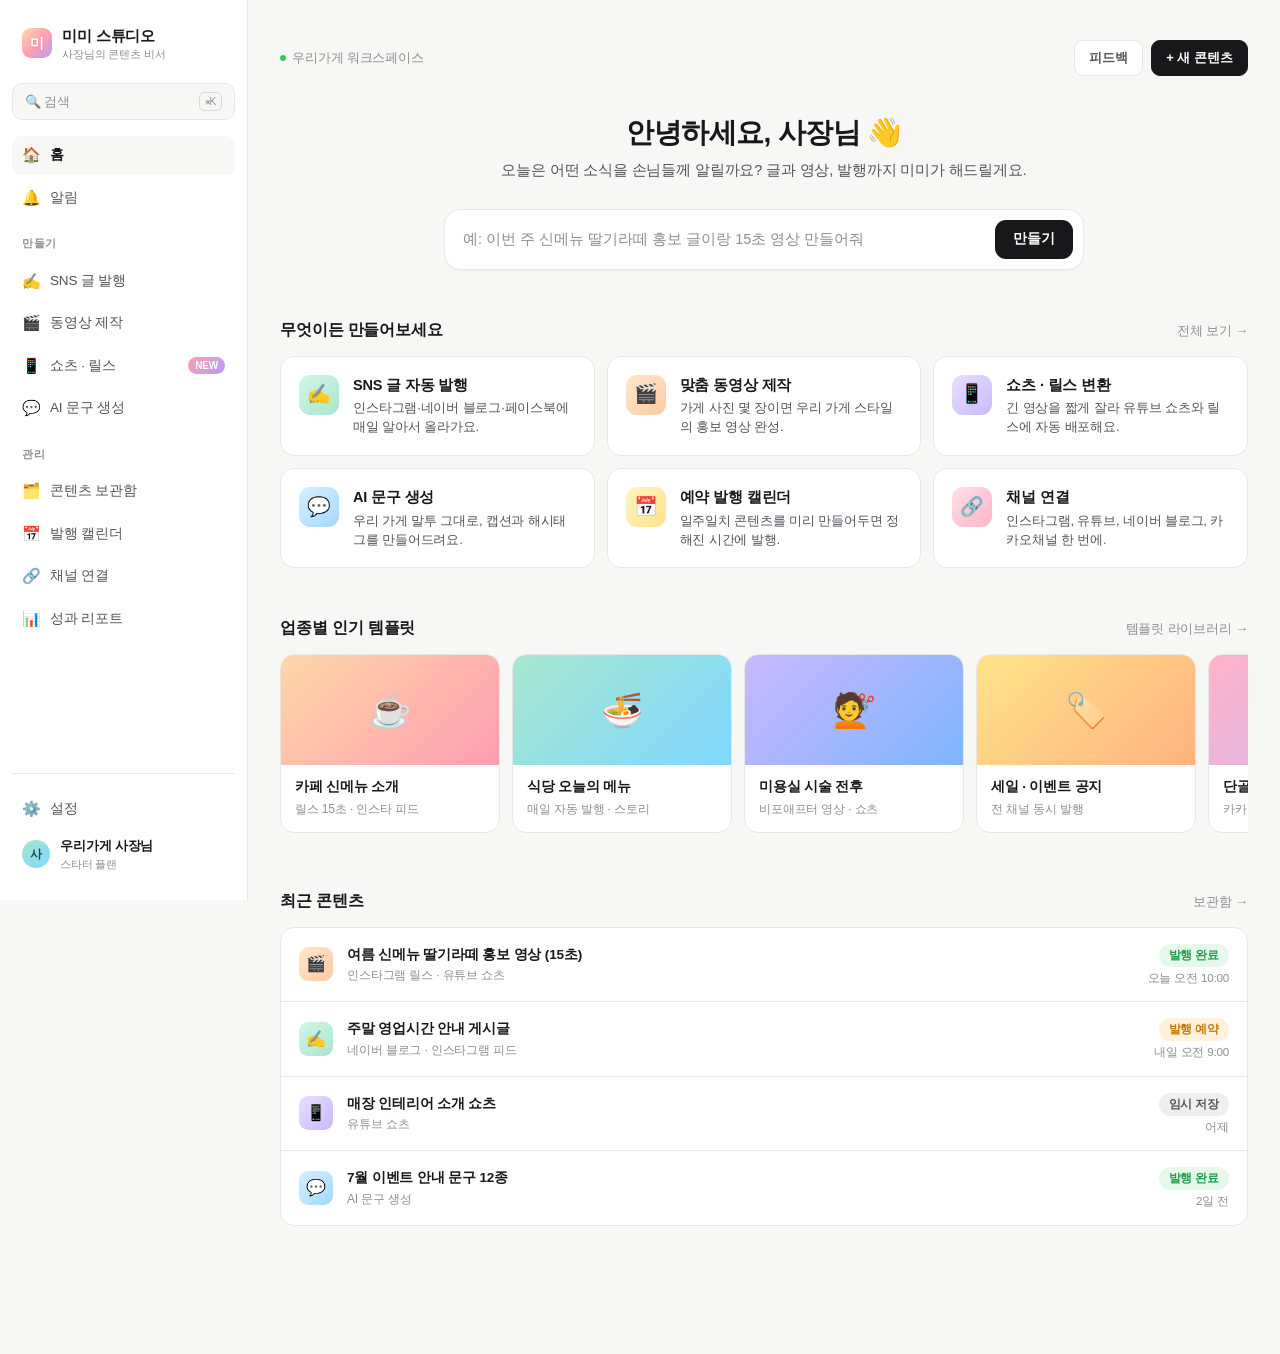
<file: homepage/index.html>
<!DOCTYPE html>
<html lang="ko">
<head>
<meta charset="UTF-8">
<meta name="viewport" content="width=device-width, initial-scale=1.0">
<title>미미 스튜디오 — 소상공인 SNS·영상 자동 발행</title>
<style>
  :root {
    --bg: #f7f7f5;
    --surface: #ffffff;
    --border: #e7e7e4;
    --border-strong: #d9d9d5;
    --text: #18181b;
    --text-2: #52525b;
    --text-3: #8e8e93;
    --accent: #18181b;
    --radius: 14px;
    --shadow: 0 1px 2px rgba(0,0,0,.04);
    --shadow-hover: 0 6px 20px rgba(0,0,0,.08);
  }
  @media (prefers-color-scheme: dark) {
    :root {
      --bg: #101012;
      --surface: #18181b;
      --border: #27272a;
      --border-strong: #3f3f46;
      --text: #fafafa;
      --text-2: #b3b3b8;
      --text-3: #77777e;
      --accent: #fafafa;
      --shadow: 0 1px 2px rgba(0,0,0,.3);
      --shadow-hover: 0 6px 20px rgba(0,0,0,.45);
    }
  }
  * { margin: 0; padding: 0; box-sizing: border-box; }
  html { -webkit-text-size-adjust: 100%; }
  body {
    font-family: "Pretendard Variable", Pretendard, -apple-system, BlinkMacSystemFont,
      "Apple SD Gothic Neo", "Noto Sans KR", "Segoe UI", sans-serif;
    background: var(--bg);
    color: var(--text);
    letter-spacing: -0.01em;
    line-height: 1.5;
  }
  a { color: inherit; text-decoration: none; }
  button { font: inherit; cursor: pointer; }

  .app { display: flex; min-height: 100vh; }

  /* ── 사이드바 ─────────────────────────── */
  .sidebar {
    width: 248px;
    flex-shrink: 0;
    background: var(--surface);
    border-right: 1px solid var(--border);
    padding: 20px 12px;
    display: flex;
    flex-direction: column;
    gap: 4px;
    position: sticky;
    top: 0;
    height: 100vh;
    overflow-y: auto;
  }
  .brand {
    display: flex; align-items: center; gap: 10px;
    padding: 4px 10px 16px;
  }
  .brand-mark {
    width: 30px; height: 30px; border-radius: 9px;
    background: linear-gradient(135deg, #ffd7a8, #ff9db0 55%, #b79bff);
    display: grid; place-items: center;
    font-weight: 800; font-size: 14px; color: #fff;
    text-shadow: 0 1px 2px rgba(0,0,0,.15);
  }
  .brand-name { font-weight: 700; font-size: 15px; }
  .brand-sub { font-size: 11px; color: var(--text-3); display: block; margin-top: -2px; }

  .search {
    display: flex; align-items: center; gap: 8px;
    border: 1px solid var(--border);
    background: var(--bg);
    border-radius: 10px;
    padding: 8px 12px;
    color: var(--text-3);
    font-size: 13px;
    margin-bottom: 12px;
  }
  .search kbd {
    margin-left: auto; font-size: 10px; font-family: inherit;
    border: 1px solid var(--border-strong); border-radius: 5px;
    padding: 1px 5px; color: var(--text-3);
  }

  .nav-label {
    font-size: 11px; font-weight: 600; color: var(--text-3);
    text-transform: uppercase; letter-spacing: .06em;
    padding: 14px 10px 6px;
  }
  .nav-item {
    display: flex; align-items: center; gap: 10px;
    padding: 8px 10px;
    border-radius: 9px;
    font-size: 13.5px; font-weight: 500;
    color: var(--text-2);
    transition: background .12s;
  }
  .nav-item:hover { background: var(--bg); color: var(--text); }
  .nav-item.active { background: var(--bg); color: var(--text); font-weight: 600; }
  .nav-item .ico { width: 18px; text-align: center; font-size: 15px; }
  .nav-item .tag {
    margin-left: auto; font-size: 10px; font-weight: 700;
    background: linear-gradient(135deg, #ff9db0, #b79bff);
    color: #fff; border-radius: 99px; padding: 1px 7px;
  }

  .sidebar-footer { margin-top: auto; padding-top: 16px; border-top: 1px solid var(--border); }
  .user {
    display: flex; align-items: center; gap: 10px; padding: 8px 10px;
    border-radius: 9px;
  }
  .user:hover { background: var(--bg); }
  .avatar {
    width: 28px; height: 28px; border-radius: 50%;
    background: linear-gradient(135deg, #a8e6cf, #7fd8ff);
    display: grid; place-items: center; font-size: 12px; font-weight: 700; color: #1a4d3f;
  }
  .user-name { font-size: 13px; font-weight: 600; }
  .user-plan { font-size: 11px; color: var(--text-3); }

  /* ── 메인 ─────────────────────────────── */
  .main { flex: 1; min-width: 0; }
  .main-inner { max-width: 1040px; margin: 0 auto; padding: 40px 32px 80px; }

  .topline {
    display: flex; align-items: center; justify-content: space-between;
    margin-bottom: 36px;
  }
  .workspace { font-size: 13px; color: var(--text-3); display: flex; align-items: center; gap: 6px; }
  .dot { width: 6px; height: 6px; border-radius: 50%; background: #34c759; display: inline-block; }
  .top-actions { display: flex; gap: 8px; }
  .btn {
    border: 1px solid var(--border);
    background: var(--surface);
    border-radius: 9px;
    padding: 7px 14px;
    font-size: 13px; font-weight: 600;
    color: var(--text-2);
    transition: border-color .12s, box-shadow .12s;
  }
  .btn:hover { border-color: var(--border-strong); box-shadow: var(--shadow); }
  .btn.primary {
    background: var(--accent); color: var(--surface); border-color: var(--accent);
  }

  .greeting { text-align: center; margin-bottom: 28px; }
  .greeting h1 { font-size: 28px; font-weight: 700; letter-spacing: -0.02em; }
  .greeting p { color: var(--text-2); font-size: 14.5px; margin-top: 6px; }

  /* 빠른 만들기 바 */
  .quickbar {
    display: flex; align-items: center; gap: 10px;
    background: var(--surface);
    border: 1px solid var(--border);
    border-radius: 16px;
    padding: 10px 10px 10px 18px;
    box-shadow: var(--shadow);
    max-width: 640px; margin: 0 auto 48px;
    transition: box-shadow .15s, border-color .15s;
  }
  .quickbar:focus-within { border-color: var(--border-strong); box-shadow: var(--shadow-hover); }
  .quickbar input {
    flex: 1; border: 0; outline: 0; background: transparent;
    font: inherit; font-size: 14.5px; color: var(--text);
    min-width: 0;
  }
  .quickbar input::placeholder { color: var(--text-3); }
  .quickbar .go {
    background: var(--accent); color: var(--surface);
    border: 0; border-radius: 11px;
    padding: 9px 18px; font-size: 13.5px; font-weight: 700;
    flex-shrink: 0;
  }

  /* 섹션 헤더 */
  .section { margin-bottom: 48px; }
  .section-head {
    display: flex; align-items: baseline; justify-content: space-between;
    margin-bottom: 14px;
  }
  .section-head h2 { font-size: 16px; font-weight: 700; }
  .section-head a { font-size: 13px; color: var(--text-3); font-weight: 500; }
  .section-head a:hover { color: var(--text); }

  /* 기능 카드 그리드 */
  .cards {
    display: grid;
    grid-template-columns: repeat(auto-fill, minmax(300px, 1fr));
    gap: 12px;
  }
  .card {
    display: flex; align-items: flex-start; gap: 14px;
    background: var(--surface);
    border: 1px solid var(--border);
    border-radius: var(--radius);
    padding: 18px;
    transition: box-shadow .15s, transform .15s, border-color .15s;
  }
  .card:hover {
    box-shadow: var(--shadow-hover);
    transform: translateY(-2px);
    border-color: var(--border-strong);
  }
  .card-ico {
    width: 40px; height: 40px; border-radius: 11px; flex-shrink: 0;
    display: grid; place-items: center; font-size: 19px;
  }
  .g-mint  { background: linear-gradient(135deg, #d4f5e4, #a8e6cf); }
  .g-peach { background: linear-gradient(135deg, #ffe8cc, #ffc9a3); }
  .g-lav   { background: linear-gradient(135deg, #e8dfff, #c9b8ff); }
  .g-sky   { background: linear-gradient(135deg, #d6efff, #a3d9ff); }
  .g-rose  { background: linear-gradient(135deg, #ffe0e8, #ffb3c6); }
  .g-lemon { background: linear-gradient(135deg, #fff4c2, #ffe28a); }
  .card h3 { font-size: 14.5px; font-weight: 700; margin-bottom: 3px; }
  .card p { font-size: 13px; color: var(--text-2); line-height: 1.45; }

  /* 템플릿 가로 스크롤 */
  .tpl-row {
    display: grid;
    grid-auto-flow: column;
    grid-auto-columns: 220px;
    gap: 12px;
    overflow-x: auto;
    padding-bottom: 8px;
    scrollbar-width: thin;
  }
  .tpl {
    background: var(--surface);
    border: 1px solid var(--border);
    border-radius: var(--radius);
    overflow: hidden;
    transition: box-shadow .15s, transform .15s;
  }
  .tpl:hover { box-shadow: var(--shadow-hover); transform: translateY(-2px); }
  .tpl-thumb {
    height: 110px;
    display: grid; place-items: center;
    font-size: 34px;
  }
  .t1 { background: linear-gradient(135deg, #ffd7a8, #ff9db0); }
  .t2 { background: linear-gradient(135deg, #a8e6cf, #7fd8ff); }
  .t3 { background: linear-gradient(135deg, #c9b8ff, #7fb4ff); }
  .t4 { background: linear-gradient(135deg, #ffe28a, #ffb37f); }
  .t5 { background: linear-gradient(135deg, #ffb3c6, #c9b8ff); }
  .tpl-body { padding: 12px 14px 14px; }
  .tpl-body h3 { font-size: 13.5px; font-weight: 700; }
  .tpl-body p { font-size: 12px; color: var(--text-3); margin-top: 2px; }

  /* 최근 콘텐츠 리스트 */
  .list {
    background: var(--surface);
    border: 1px solid var(--border);
    border-radius: var(--radius);
    overflow: hidden;
  }
  .row {
    display: flex; align-items: center; gap: 14px;
    padding: 14px 18px;
    border-bottom: 1px solid var(--border);
    transition: background .12s;
  }
  .row:last-child { border-bottom: 0; }
  .row:hover { background: var(--bg); }
  .row-ico {
    width: 34px; height: 34px; border-radius: 9px; flex-shrink: 0;
    display: grid; place-items: center; font-size: 16px;
  }
  .row-title { font-size: 13.5px; font-weight: 600; }
  .row-meta { font-size: 12px; color: var(--text-3); margin-top: 1px; }
  .row-right { margin-left: auto; text-align: right; flex-shrink: 0; }
  .status {
    font-size: 11.5px; font-weight: 700;
    border-radius: 99px; padding: 3px 10px;
    display: inline-block;
  }
  .st-done { background: rgba(52,199,89,.12); color: #1e9e4a; }
  .st-wait { background: rgba(255,159,10,.14); color: #c77700; }
  .st-draft { background: rgba(142,142,147,.14); color: var(--text-2); }
  @media (prefers-color-scheme: dark) {
    .st-done { color: #4cd471; }
    .st-wait { color: #ffb340; }
  }
  .row-time { font-size: 11.5px; color: var(--text-3); margin-top: 3px; }

  /* 반응형 */
  .menu-btn { display: none; }
  @media (max-width: 860px) {
    .sidebar { display: none; }
    .main-inner { padding: 24px 18px 60px; }
    .topline { margin-bottom: 24px; }
    .greeting h1 { font-size: 22px; }
    .menu-btn {
      display: grid; place-items: center;
      width: 36px; height: 36px;
      border: 1px solid var(--border); border-radius: 9px;
      background: var(--surface); font-size: 16px;
    }
    .row-right .status { display: none; }
  }
</style>
</head>
<body>
<div class="app">

  <!-- 사이드바 -->
  <aside class="sidebar">
    <div class="brand">
      <div class="brand-mark">미</div>
      <div>
        <span class="brand-name">미미 스튜디오</span>
        <span class="brand-sub">사장님의 콘텐츠 비서</span>
      </div>
    </div>

    <div class="search">🔍 검색 <kbd>⌘K</kbd></div>

    <a class="nav-item active" href="#"><span class="ico">🏠</span> 홈</a>
    <a class="nav-item" href="#"><span class="ico">🔔</span> 알림</a>

    <div class="nav-label">만들기</div>
    <a class="nav-item" href="#"><span class="ico">✍️</span> SNS 글 발행</a>
    <a class="nav-item" href="#"><span class="ico">🎬</span> 동영상 제작</a>
    <a class="nav-item" href="#"><span class="ico">📱</span> 쇼츠 · 릴스 <span class="tag">NEW</span></a>
    <a class="nav-item" href="#"><span class="ico">💬</span> AI 문구 생성</a>

    <div class="nav-label">관리</div>
    <a class="nav-item" href="#"><span class="ico">🗂️</span> 콘텐츠 보관함</a>
    <a class="nav-item" href="#"><span class="ico">📅</span> 발행 캘린더</a>
    <a class="nav-item" href="#"><span class="ico">🔗</span> 채널 연결</a>
    <a class="nav-item" href="#"><span class="ico">📊</span> 성과 리포트</a>

    <div class="sidebar-footer">
      <a class="nav-item" href="#"><span class="ico">⚙️</span> 설정</a>
      <div class="user">
        <div class="avatar">사</div>
        <div>
          <div class="user-name">우리가게 사장님</div>
          <div class="user-plan">스타터 플랜</div>
        </div>
      </div>
    </div>
  </aside>

  <!-- 메인 -->
  <main class="main">
    <div class="main-inner">

      <div class="topline">
        <div class="workspace"><button class="menu-btn">☰</button><span class="dot"></span> 우리가게 워크스페이스</div>
        <div class="top-actions">
          <button class="btn">피드백</button>
          <button class="btn primary">+ 새 콘텐츠</button>
        </div>
      </div>

      <div class="greeting">
        <h1>안녕하세요, 사장님 👋</h1>
        <p>오늘은 어떤 소식을 손님들께 알릴까요? 글과 영상, 발행까지 미미가 해드릴게요.</p>
      </div>

      <div class="quickbar">
        <input type="text" placeholder="예: 이번 주 신메뉴 딸기라떼 홍보 글이랑 15초 영상 만들어줘">
        <button class="go">만들기</button>
      </div>

      <!-- 기능 카드 -->
      <section class="section">
        <div class="section-head">
          <h2>무엇이든 만들어보세요</h2>
          <a href="#">전체 보기 →</a>
        </div>
        <div class="cards">
          <a class="card" href="#">
            <div class="card-ico g-mint">✍️</div>
            <div>
              <h3>SNS 글 자동 발행</h3>
              <p>인스타그램·네이버 블로그·페이스북에 매일 알아서 올라가요.</p>
            </div>
          </a>
          <a class="card" href="#">
            <div class="card-ico g-peach">🎬</div>
            <div>
              <h3>맞춤 동영상 제작</h3>
              <p>가게 사진 몇 장이면 우리 가게 스타일의 홍보 영상 완성.</p>
            </div>
          </a>
          <a class="card" href="#">
            <div class="card-ico g-lav">📱</div>
            <div>
              <h3>쇼츠 · 릴스 변환</h3>
              <p>긴 영상을 짧게 잘라 유튜브 쇼츠와 릴스에 자동 배포해요.</p>
            </div>
          </a>
          <a class="card" href="#">
            <div class="card-ico g-sky">💬</div>
            <div>
              <h3>AI 문구 생성</h3>
              <p>우리 가게 말투 그대로, 캡션과 해시태그를 만들어드려요.</p>
            </div>
          </a>
          <a class="card" href="#">
            <div class="card-ico g-lemon">📅</div>
            <div>
              <h3>예약 발행 캘린더</h3>
              <p>일주일치 콘텐츠를 미리 만들어두면 정해진 시간에 발행.</p>
            </div>
          </a>
          <a class="card" href="#">
            <div class="card-ico g-rose">🔗</div>
            <div>
              <h3>채널 연결</h3>
              <p>인스타그램, 유튜브, 네이버 블로그, 카카오채널 한 번에.</p>
            </div>
          </a>
        </div>
      </section>

      <!-- 템플릿 -->
      <section class="section">
        <div class="section-head">
          <h2>업종별 인기 템플릿</h2>
          <a href="#">템플릿 라이브러리 →</a>
        </div>
        <div class="tpl-row">
          <a class="tpl" href="#">
            <div class="tpl-thumb t1">☕</div>
            <div class="tpl-body"><h3>카페 신메뉴 소개</h3><p>릴스 15초 · 인스타 피드</p></div>
          </a>
          <a class="tpl" href="#">
            <div class="tpl-thumb t2">🍜</div>
            <div class="tpl-body"><h3>식당 오늘의 메뉴</h3><p>매일 자동 발행 · 스토리</p></div>
          </a>
          <a class="tpl" href="#">
            <div class="tpl-thumb t3">💇</div>
            <div class="tpl-body"><h3>미용실 시술 전후</h3><p>비포애프터 영상 · 쇼츠</p></div>
          </a>
          <a class="tpl" href="#">
            <div class="tpl-thumb t4">🏷️</div>
            <div class="tpl-body"><h3>세일 · 이벤트 공지</h3><p>전 채널 동시 발행</p></div>
          </a>
          <a class="tpl" href="#">
            <div class="tpl-thumb t5">🎁</div>
            <div class="tpl-body"><h3>단골 감사 이벤트</h3><p>카카오채널 · 인스타</p></div>
          </a>
        </div>
      </section>

      <!-- 최근 콘텐츠 -->
      <section class="section">
        <div class="section-head">
          <h2>최근 콘텐츠</h2>
          <a href="#">보관함 →</a>
        </div>
        <div class="list">
          <div class="row">
            <div class="row-ico g-peach">🎬</div>
            <div>
              <div class="row-title">여름 신메뉴 딸기라떼 홍보 영상 (15초)</div>
              <div class="row-meta">인스타그램 릴스 · 유튜브 쇼츠</div>
            </div>
            <div class="row-right">
              <span class="status st-done">발행 완료</span>
              <div class="row-time">오늘 오전 10:00</div>
            </div>
          </div>
          <div class="row">
            <div class="row-ico g-mint">✍️</div>
            <div>
              <div class="row-title">주말 영업시간 안내 게시글</div>
              <div class="row-meta">네이버 블로그 · 인스타그램 피드</div>
            </div>
            <div class="row-right">
              <span class="status st-wait">발행 예약</span>
              <div class="row-time">내일 오전 9:00</div>
            </div>
          </div>
          <div class="row">
            <div class="row-ico g-lav">📱</div>
            <div>
              <div class="row-title">매장 인테리어 소개 쇼츠</div>
              <div class="row-meta">유튜브 쇼츠</div>
            </div>
            <div class="row-right">
              <span class="status st-draft">임시 저장</span>
              <div class="row-time">어제</div>
            </div>
          </div>
          <div class="row">
            <div class="row-ico g-sky">💬</div>
            <div>
              <div class="row-title">7월 이벤트 안내 문구 12종</div>
              <div class="row-meta">AI 문구 생성</div>
            </div>
            <div class="row-right">
              <span class="status st-done">발행 완료</span>
              <div class="row-time">2일 전</div>
            </div>
          </div>
        </div>
      </section>

    </div>
  </main>
</div>
</body>
</html>
</file>
